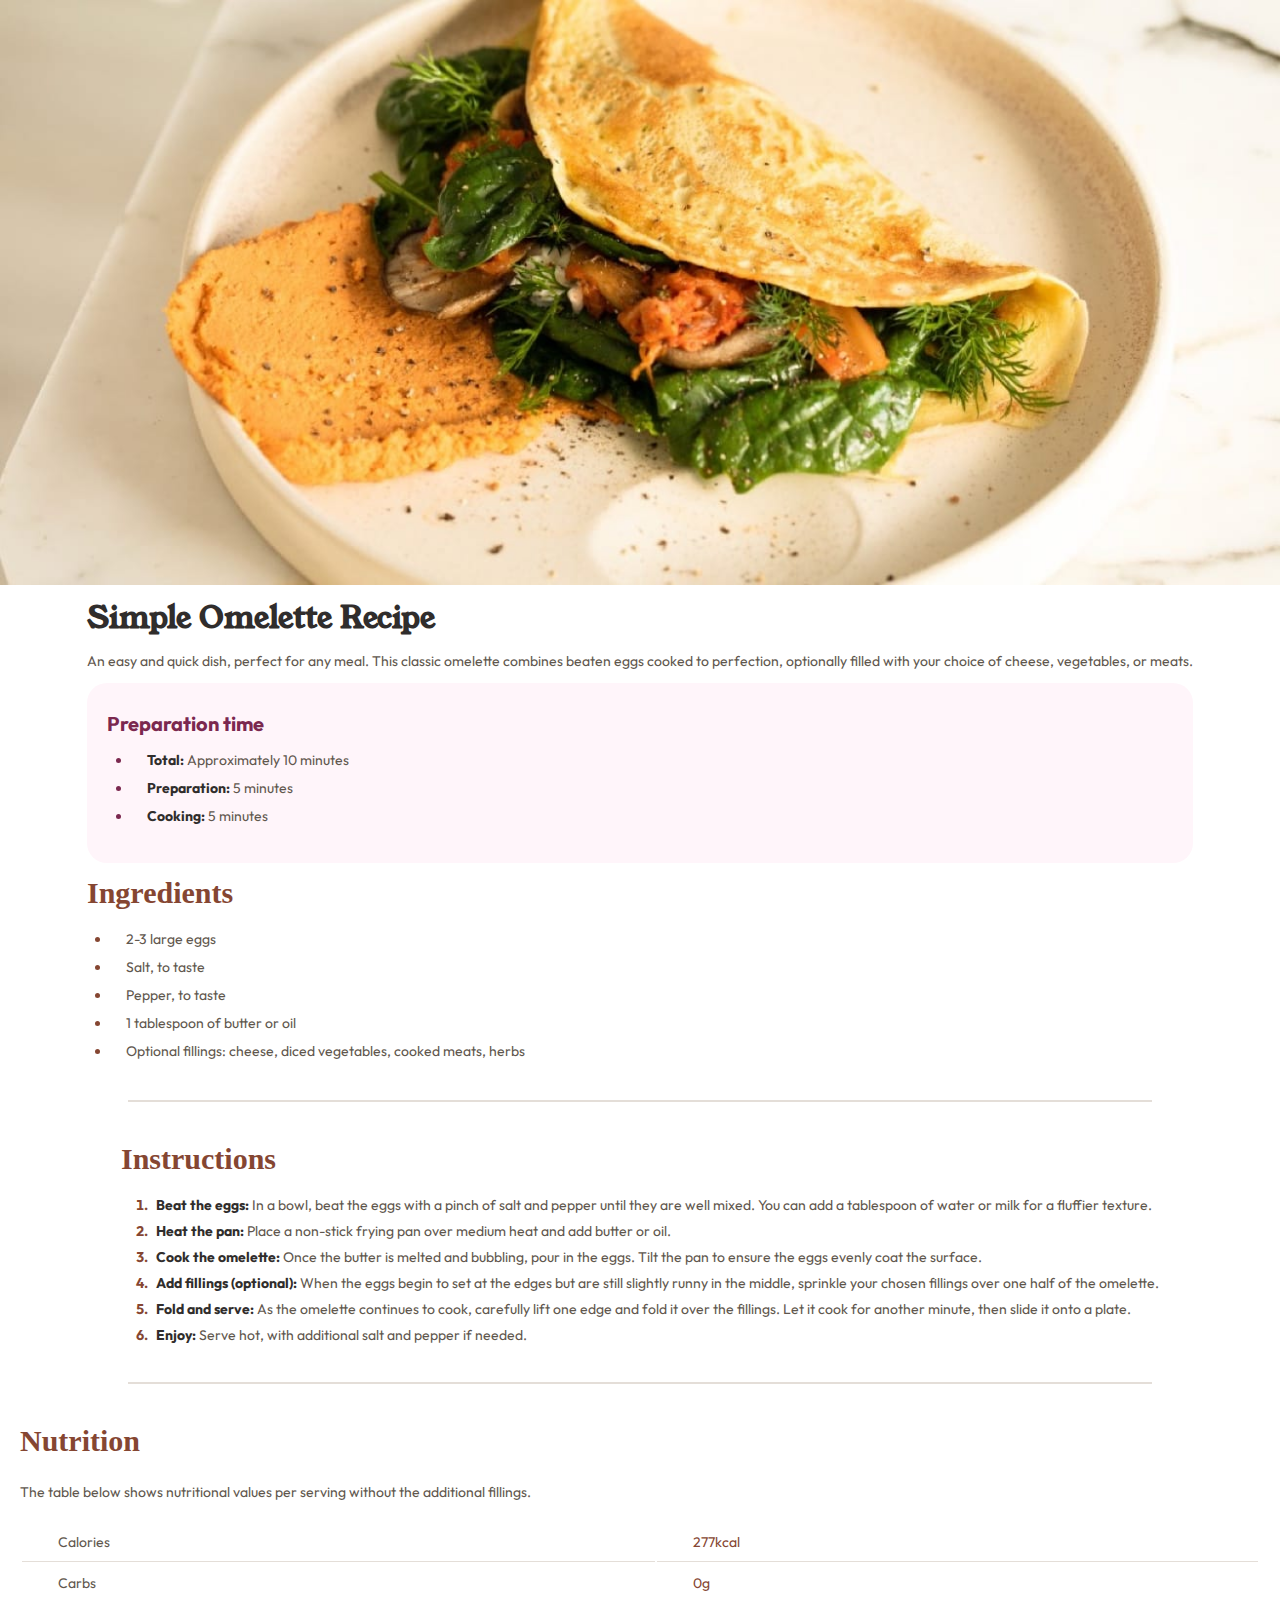
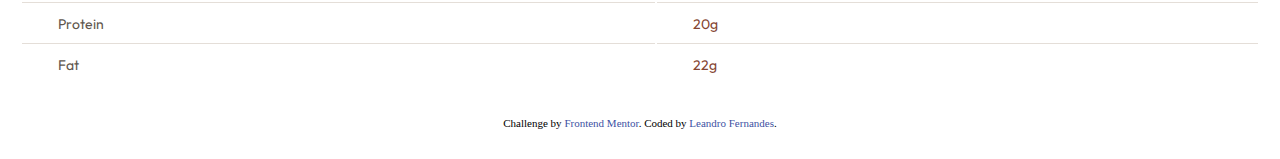
<file: index.html>
<!DOCTYPE html>
<html lang="en">

<head>
  <meta charset="UTF-8">
  <meta name="viewport" content="width=device-width, initial-scale=1.0">

  <link rel="icon" type="image/png" sizes="32x32" href="./assets/images/favicon-32x32.png" >

  <title>Frontend Mentor | Recipe page</title>

  <link rel="stylesheet" href="./css/style.css">
</head>

<body>
  <main>
    <figure>
      <img src="./assets/images/image-omelette.jpeg" alt="imagem de um prato com uma omelete recheada de salada"
        srcset="">
    </figure>

    <section class="section1">
      <h1>Simple Omelette Recipe</h1>
      <p>An easy and quick dish, perfect for any meal. This classic omelette combines beaten eggs cooked
        to perfection, optionally filled with your choice of cheese, vegetables, or meats.</p>

      <div class="preparationTime">
        <h2>Preparation time</h2>
        <ul>
          <li><strong>Total:</strong> Approximately 10 minutes</li>
          <li> <strong>Preparation:</strong> 5 minutes</li>
          <li><strong>Cooking:</strong> 5 minutes</li>
        </ul>
      </div>

      <div class="ingredients">
        <h2>Ingredients</h2>
        <ul>
          <li>2-3 large eggs</li>
          <li>Salt, to taste</li>
          <li>Pepper, to taste</li>
          <li>1 tablespoon of butter or oil</li>
          <li>Optional fillings: cheese, diced vegetables, cooked meats, herbs</li>
        </ul>
      </div>

    </section>
    <hr>

    <section class="section2">
      <h2>Instructions</h2>
      <ol>
        <li>
          <p><strong>Beat the eggs:</strong> In a bowl, beat the eggs with a pinch of salt and pepper until they are
            well
            mixed.
            You can add a tablespoon of water or milk for a fluffier texture.</p>
        </li>
        <li>
          <p><strong>Heat the pan:</strong> Place a non-stick frying pan over medium heat and add butter or oil.</p>
        </li>
        <li>
          <p><strong>Cook the omelette:</strong> Once the butter is melted and bubbling, pour in the eggs. Tilt the pan
            to ensure
            the eggs evenly coat the surface.</p>
        </li>
        <li>
          <p><strong>Add fillings (optional):</strong> When the eggs begin to set at the edges but are still slightly
            runny in the
            middle, sprinkle your chosen fillings over one half of the omelette.</p>
        </li>
        <li>
          <p><strong>Fold and serve:</strong> As the omelette continues to cook, carefully lift one edge and fold it
            over
            the
            fillings. Let it cook for another minute, then slide it onto a plate.</p>
        </li>
        <li>
          <p><strong>Enjoy:</strong> Serve hot, with additional salt and pepper if needed.</p>
        </li>
      </ol>
    </section>
    <hr>

    <section class="section3">
      <h2>Nutrition</h2>
      <p> The table below shows nutritional values per serving without the additional fillings.</p>
      <div>
        <table>
          <tbody>

            <tr>
              <td>Calories</td>
              <td class="tdColor">277kcal</td>
            </tr>
            <tr>
              <td>Carbs</td>
              <td class="tdColor">0g</td>

            </tr>
            <tr>
              <td>Protein</td>
              <td class="tdColor"> 20g</td>
            </tr>
            <tr>
              <td class="td1">Fat</td>
              <td class="td1 tdColor"> 22g</td>
            </tr>
          </tbody>
        </table>
      </div>
    </section>
  </main>
  <footer>
    <div class="attribution">
      Challenge by <a href="https://www.frontendmentor.io?ref=challenge" target="_blank">Frontend Mentor</a>.
      Coded by <a href="https://www.linkedin.com/in/leandro-fernandes-nascimento/" target="_blank">Leandro
        Fernandes</a>.
    </div>
  </footer>
</body>

</html>
</file>
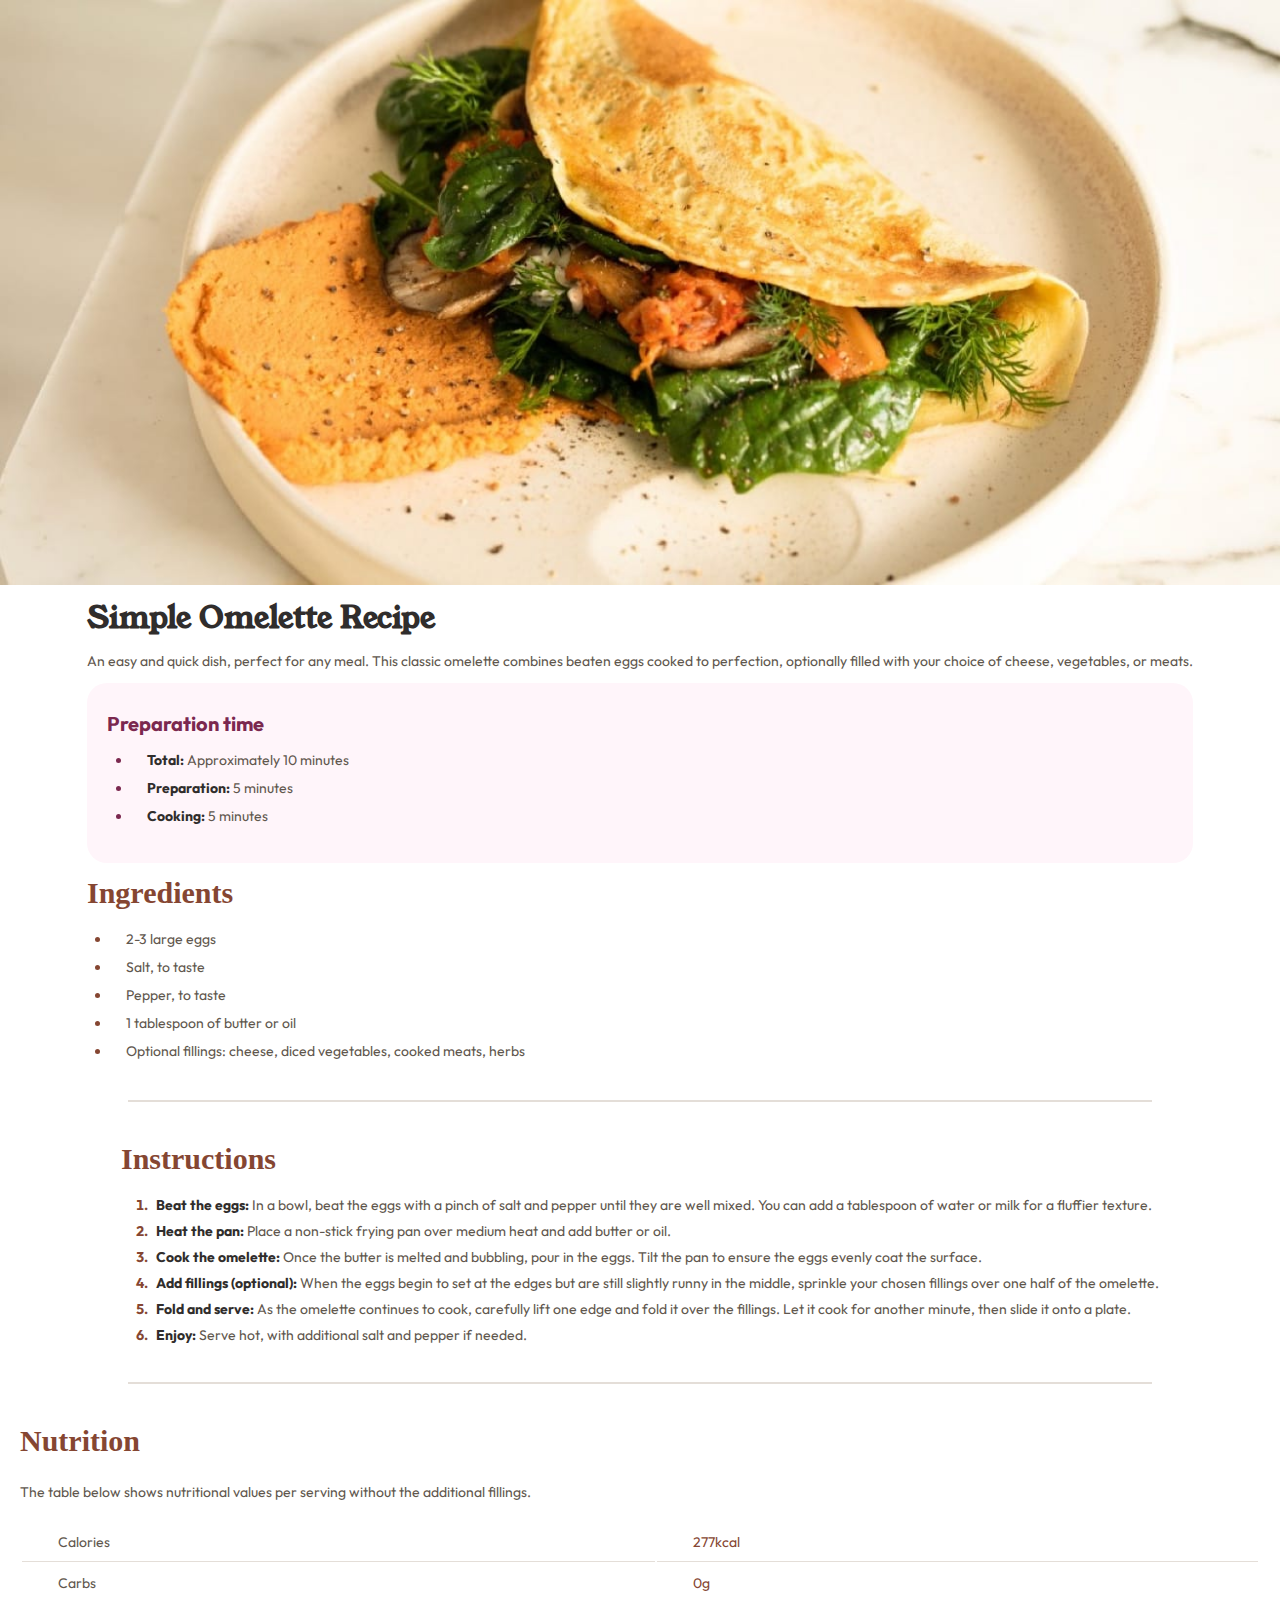
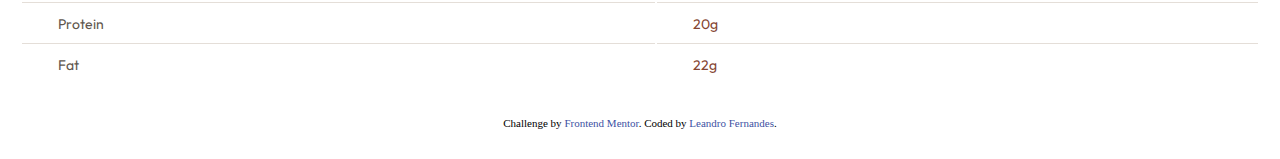
<file: html/index.html>
<!DOCTYPE html>
<html lang="en">

<head>
  <meta charset="UTF-8">
  <meta name="viewport" content="width=device-width, initial-scale=1.0">

  <link rel="icon" type="image/png" sizes="32x32" href="./assets/images/favicon-32x32.png">

  <title>Frontend Mentor | Recipe page</title>

  <link rel="stylesheet" href="../css/style.css">
</head>

<body>
  <main>
    <figure>
      <img src="../assets/images/image-omelette.jpeg" alt="imagem de um prato com uma omelete recheada de salada"
        srcset="">
    </figure>

    <section class="section1">
      <h1>Simple Omelette Recipe</h1>
      <p>An easy and quick dish, perfect for any meal. This classic omelette combines beaten eggs cooked
        to perfection, optionally filled with your choice of cheese, vegetables, or meats.</p>

      <div class="preparationTime">
        <h2>Preparation time</h2>
        <ul>
          <li><strong>Total:</strong> Approximately 10 minutes</li>
          <li> <strong>Preparation:</strong> 5 minutes</li>
          <li><strong>Cooking:</strong> 5 minutes</li>
        </ul>
      </div>

      <div class="ingredients">
        <h2>Ingredients</h2>
        <ul>
          <li>2-3 large eggs</li>
          <li>Salt, to taste</li>
          <li>Pepper, to taste</li>
          <li>1 tablespoon of butter or oil</li>
          <li>Optional fillings: cheese, diced vegetables, cooked meats, herbs</li>
        </ul>
      </div>

    </section>
    <hr>

    <section class="section2">
      <h2>Instructions</h2>
      <ol>
        <li>
          <p><strong>Beat the eggs:</strong> In a bowl, beat the eggs with a pinch of salt and pepper until they are
            well
            mixed.
            You can add a tablespoon of water or milk for a fluffier texture.</p>
        </li>
        <li>
          <p><strong>Heat the pan:</strong> Place a non-stick frying pan over medium heat and add butter or oil.</p>
        </li>
        <li>
          <p><strong>Cook the omelette:</strong> Once the butter is melted and bubbling, pour in the eggs. Tilt the pan
            to ensure
            the eggs evenly coat the surface.</p>
        </li>
        <li>
          <p><strong>Add fillings (optional):</strong> When the eggs begin to set at the edges but are still slightly
            runny in the
            middle, sprinkle your chosen fillings over one half of the omelette.</p>
        </li>
        <li>
          <p><strong>Fold and serve:</strong> As the omelette continues to cook, carefully lift one edge and fold it
            over
            the
            fillings. Let it cook for another minute, then slide it onto a plate.</p>
        </li>
        <li>
          <p><strong>Enjoy:</strong> Serve hot, with additional salt and pepper if needed.</p>
        </li>
      </ol>
    </section>
    <hr>

    <section class="section3">
      <h2>Nutrition</h2>
      <p> The table below shows nutritional values per serving without the additional fillings.</p>
      <div>
        <table>
          <tbody>

            <tr>
              <td>Calories</td>
              <td class="tdColor">277kcal</td>
            </tr>
            <tr>
              <td>Carbs</td>
              <td class="tdColor">0g</td>

            </tr>
            <tr>
              <td>Protein</td>
              <td class="tdColor"> 20g</td>
            </tr>
            <tr>
              <td class="td1">Fat</td>
              <td class="td1 tdColor"> 22g</td>
            </tr>
          </tbody>
        </table>
      </div>
    </section>
  </main>
  <footer>
    <div class="attribution">
      Challenge by <a href="https://www.frontendmentor.io?ref=challenge" target="_blank">Frontend Mentor</a>.
      Coded by <a href="https://www.linkedin.com/in/leandro-fernandes-nascimento/" target="_blank">Leandro
        Fernandes</a>.
    </div>
  </footer>
</body>

</html>
</file>
<file: css/style.css>
* {
    margin: 0;
    padding: 0;
    box-sizing: border-box;
    -webkit-font-smoothing: antialiased;
    -moz-osx-font-smoothing: grayscale;
}

@font-face {
    font-family: outfit;
    src: url("../assets/fonts/outfit/static/Outfit-Bold.ttf");
    font-weight: 700;
}

@font-face {
    font-family: "outfit 400";
    src: url("../assets/fonts/outfit/static/Outfit-Regular.ttf");
    font-weight: 400;
}

@font-face {
    font-family: "outfit 600";
    src: url("../assets/fonts/outfit/static/Outfit-Bold.ttf");
    font-weight: 600;
}

@font-face {
    font-family: "Young Serif";
    src: url("../assets/fonts/young-serif/YoungSerif-Regular.ttf");
    font-weight: 400;
}


html {
    font-size: 62.5%;
}

body {
    display: flex;
    align-items: center;
    flex-direction: column;
}

main {
    min-width: 375px;
    height: 100%;
    display: flex;
    flex-direction: column;
    align-items: center;
}

figure {
    width: 100%;
}

figure img {
    width: 100%;
    height: 100%;
}

.section1,
.section2,
.section3 {
    padding: 1rem 2rem 0 2rem;
}

h1 {
    font-size: 3rem;
    margin-bottom: 1.3rem;
    font-family: "Young Serif";
    color: hsl(24, 5%, 18%);
}

.section1 p {
    font-size: 1.4rem;
    font-family: "outfit 400";
    color: hsl(30, 10%, 34%);
}

.preparationTime {
    background-color: hsl(330, 100%, 98%);
    height: 18rem;
    display: flex;
    flex-direction: column;
    justify-content: center;
    padding: 2rem;
    gap: 1.5rem;
    border-radius: 2rem;
    margin: 1.3rem 0 1.3rem 0;
}

.preparationTime h2 {
    color: hsl(332, 51%, 32%);
    font-family: "outfit 600";
    font-size: 2rem;
}

.preparationTime ul {
    padding-left: 2.5rem;
    color: hsl(30, 10%, 34%);
    text-indent: 1.5rem;
    font-family: "outfit 400";
    font-size: 1.4rem;
}

.preparationTime li {
    margin-bottom: 1rem;
}

.preparationTime ul li::marker {
    color: hsl(332, 51%, 32%);
}

strong {
    color: hsl(24, 5%, 18%);
    font-family: "outfit 600";
}

.ingredients h2 {
    margin: 0 0 2rem 0;
    font-family: "young-serif";
    font-size: 3rem;
    color: hsl(14, 45%, 36%);
}

.ingredients ul {
    padding-left: 2.4rem;
    text-indent: 1.5rem;
    color: hsl(30, 10%, 34%);
    font-size: 1.4rem;
    font-family: "outfit 400";
}

.ingredients li {
    margin-bottom: 01rem;
}

.ingredients li::marker {
    color: hsl(14, 45%, 36%);
}

hr {
    border: 1px solid hsl(30, 18%, 87%);
    width: 80%;
    margin: 3rem 0 3rem 0;
}

.section2 h2 {
    margin-bottom: 2rem;
    color: hsl(14, 45%, 36%);
    font-size: 3rem;
    font-family: "young-serif";
}

.section2 ol p {
    padding-left: 0.5rem;
    font-family: "outfit 400";
    font-size: 1.4rem;
    color: hsl(30, 10%, 34%);
}

.section2 li {
    margin: 0.8rem 0 0.8rem 3rem;
}

.section2 li::marker {
    color: hsl(14, 45%, 36%);
    margin-right: 1rem;
    font-family: "outfit 600";
    font-size: 1.4rem;
}

.section3 {
    width: 100%;

}

.section3 h2 {
    color: hsl(14, 45%, 36%);
    font-family: "young-serif";
    font-size: 3rem;
    margin-bottom: 2.5rem;
}

.section3 p {
    font-size: 1.4rem;
    font-family: "outfit 400";
    color: hsl(30, 10%, 34%);
    margin-bottom: 2rem;
}

.section3 table {
    width: 100%;
    height: 100%;
}

.section3 td {
    padding: 1rem;
    border-bottom: 0.1rem solid hsl(30, 18%, 87%);
    color: hsl(30, 10%, 34%);
    font-family: "outfit 400";
    font-size: 1.4rem;
    text-indent: 2.6rem;
}

.section3 .tdColor {
    color: hsl(14, 45%, 36%);
}

.section3 .td1 {
    border-bottom: 0.1rem solid hsl(0, 0%, 100%);
    margin-bottom: 2rem;
}

.attribution {
    font-size: 1.1rem;
    text-align: center;
    margin-top: 3rem;
    margin-bottom: 3rem;
}

.attribution a {
    color: hsl(228, 45%, 44%);
    text-decoration: none;
}

@media screen and (max-width: 1440px) and (max-height: 600px) {


    body {
        background-color: hsl(30, 54%, 90%);
        max-width: 1440px;
        max-height: 100%;
        margin-bottom: 5rem;
    }

    main {
        background-color: hsl(0, 0%, 100%);
        width: 73.8rem;
        height: 100%;
        padding: 1.5rem;
        border-radius: 2rem;
        margin: 5rem 0 5rem 0;
    }

    figure img {
        margin-bottom: 4rem;
        border-radius: 2rem;
        width: 100%;
        height: 100%;
    }

    .section1 h1 {
        font-size: 3.9rem;
        text-transform: uppercase;
        margin-bottom: 2.7rem;
        font-family: "Young Serif";
        color: hsl(24, 5%, 18%);
    }

    .section1 p,
    .preparationTime ul,
    .ingredients li,
    .section2 ol p,
    .section3 td,
    .section3 p {
        font-size: 1.6rem;
    }

    .preparationTime h2,
    .ingredients h2,
    .section2 h2,
    .section3 h2 {
        font-size: 3rem;
    }

    hr {
        width: 90%;
    }

}

 @media screen and (max-width: 1280px) and (max-height: 800px) {
        body {
            background-color: hsl(30, 54%, 90%);
            max-width: 1280px;
            max-height: 100%;
            margin-bottom: 5rem;
        }

        main {
            background-color: hsl(0, 0%, 100%);
            width: 73.8rem;
            height: 100%;
            padding: 1.5rem;
            border-radius: 2rem;
            margin: 5rem 0 5rem 0;
        }

         figure img {
        margin-bottom: 4rem;
        border-radius: 2rem;
        width: 100%;
        height: 100%;
    }

    .section1 h1 {
        font-size: 3.9rem;
        text-transform: uppercase;
        margin-bottom: 2.7rem;
        font-family: "Young Serif";
        color: hsl(24, 5%, 18%);
    }

    .section1 p,
    .preparationTime ul,
    .ingredients li,
    .section2 ol p,
    .section3 td,
    .section3 p {
        font-size: 1.6rem;
    }

    .preparationTime h2,
    .ingredients h2,
    .section2 h2,
    .section3 h2 {
        font-size: 3rem;
    }

    hr {
        width: 90%;
    }

    }
</file>
